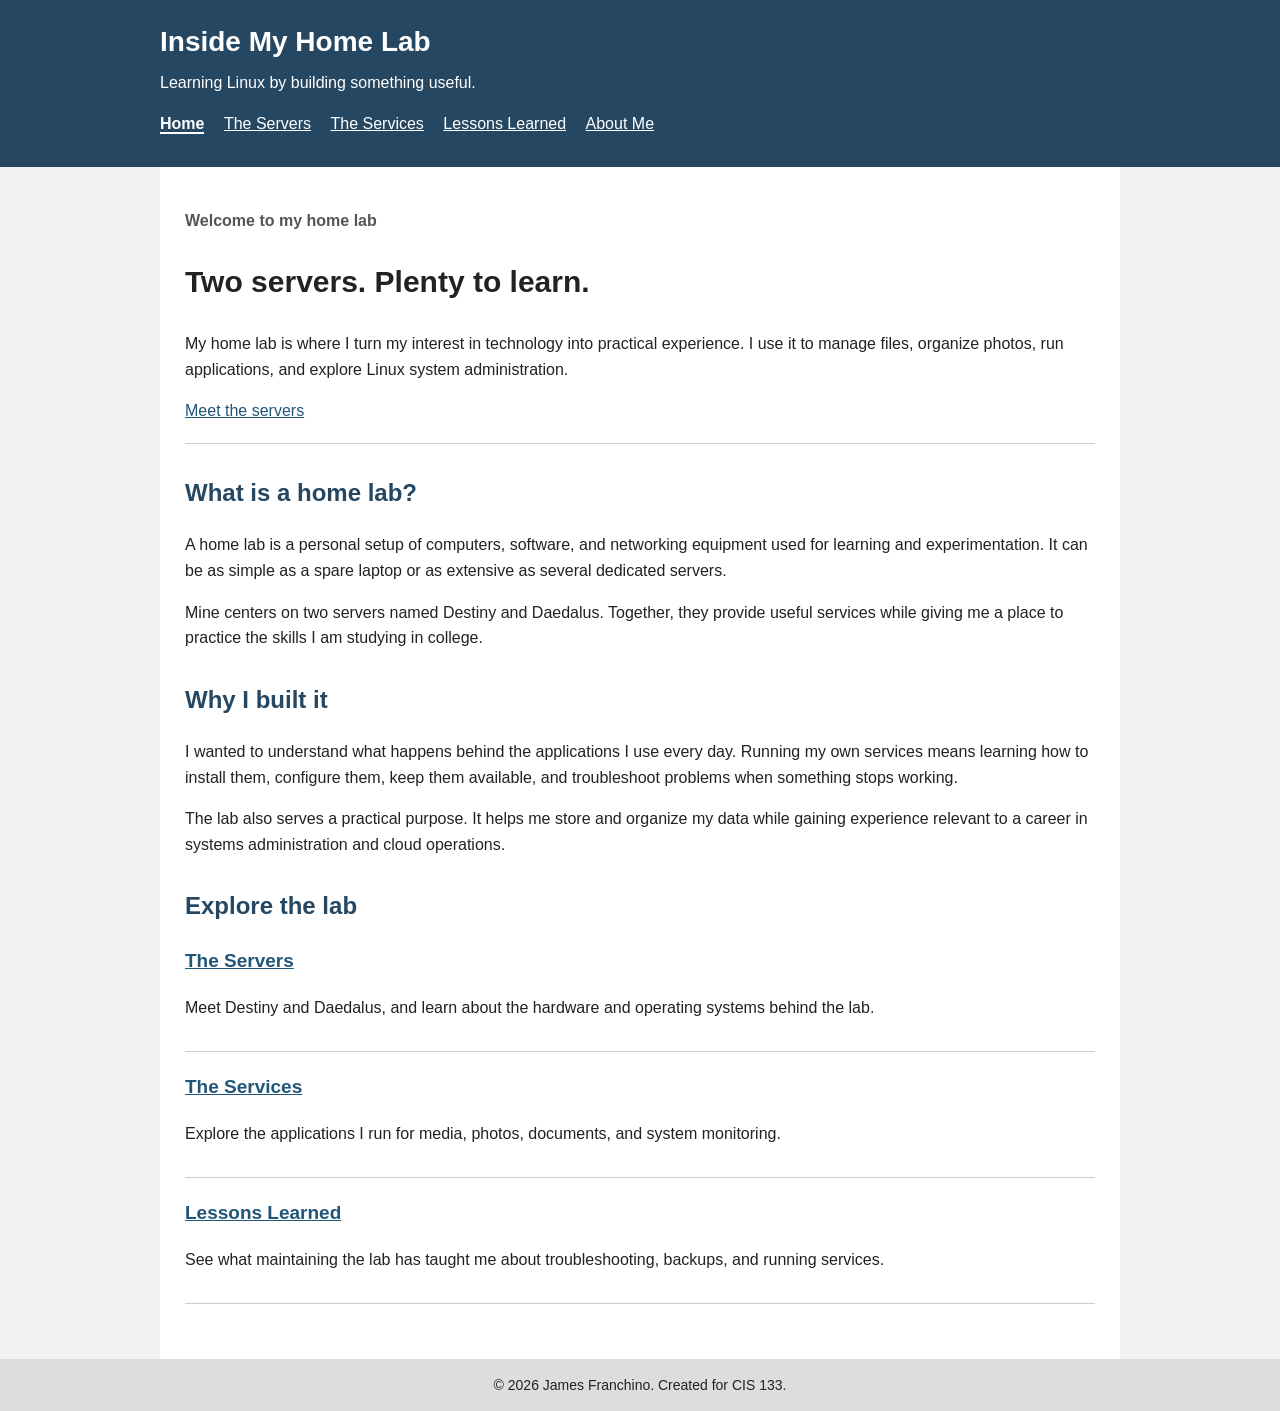
<file: index.html>
<!doctype html>
<html lang="en">
  <head>
    <meta charset="UTF-8" />
    <meta name="viewport" content="width=device-width, initial-scale=1.0" />
    <meta
      name="description"
      content="Explore James's home lab and his experience learning Linux, Docker, and server administration."
    />
    <title>Inside My Home Lab | Home</title>
    <link rel="stylesheet" href="styles.css" />
  </head>

  <body>
    <a class="skip-link" href="#main-content">Skip to main content</a>

    <header>
      <div class="container">
        <p class="site-title">Inside My Home Lab</p>
        <p>Learning Linux by building something useful.</p>

        <nav aria-label="Main navigation">
          <ul>
            <li><a href="index.html" aria-current="page">Home</a></li>
            <li><a href="servers.html">The Servers</a></li>
            <li><a href="services.html">The Services</a></li>
            <li><a href="lessons.html">Lessons Learned</a></li>
            <li><a href="about.html">About Me</a></li>
          </ul>
        </nav>
      </div>
    </header>

    <main id="main-content" class="container">
      <section class="intro" aria-labelledby="welcome-heading">
        <p class="eyebrow">Welcome to my home lab</p>
        <h1 id="welcome-heading">Two servers. Plenty to learn.</h1>
        <p>
          My home lab is where I turn my interest in technology into practical
          experience. I use it to manage files, organize photos, run
          applications, and explore Linux system administration.
        </p>
        <a class="button" href="servers.html">Meet the servers</a>
      </section>

      <section aria-labelledby="homelab-heading">
        <h2 id="homelab-heading">What is a home lab?</h2>
        <p>
          A home lab is a personal setup of computers, software, and networking
          equipment used for learning and experimentation. It can be as simple
          as a spare laptop or as extensive as several dedicated servers.
        </p>
        <p>
          Mine centers on two servers named Destiny and Daedalus. Together, they
          provide useful services while giving me a place to practice the skills
          I am studying in college.
        </p>
      </section>

      <section aria-labelledby="purpose-heading">
        <h2 id="purpose-heading">Why I built it</h2>
        <p>
          I wanted to understand what happens behind the applications I use
          every day. Running my own services means learning how to install them,
          configure them, keep them available, and troubleshoot problems when
          something stops working.
        </p>
        <p>
          The lab also serves a practical purpose. It helps me store and
          organize my data while gaining experience relevant to a career in
          systems administration and cloud operations.
        </p>
      </section>

      <section aria-labelledby="explore-heading">
        <h2 id="explore-heading">Explore the lab</h2>

        <div class="card-grid">
          <article class="card">
            <h3><a href="servers.html">The Servers</a></h3>
            <p>
              Meet Destiny and Daedalus, and learn about the hardware and
              operating systems behind the lab.
            </p>
          </article>

          <article class="card">
            <h3><a href="services.html">The Services</a></h3>
            <p>
              Explore the applications I run for media, photos, documents, and
              system monitoring.
            </p>
          </article>

          <article class="card">
            <h3><a href="lessons.html">Lessons Learned</a></h3>
            <p>
              See what maintaining the lab has taught me about troubleshooting,
              backups, and running services.
            </p>
          </article>
        </div>
      </section>
    </main>

    <footer>
      <div class="container">
        <p>&copy; 2026 James Franchino. Created for CIS 133.</p>
      </div>
    </footer>
  </body>
</html>
</file>
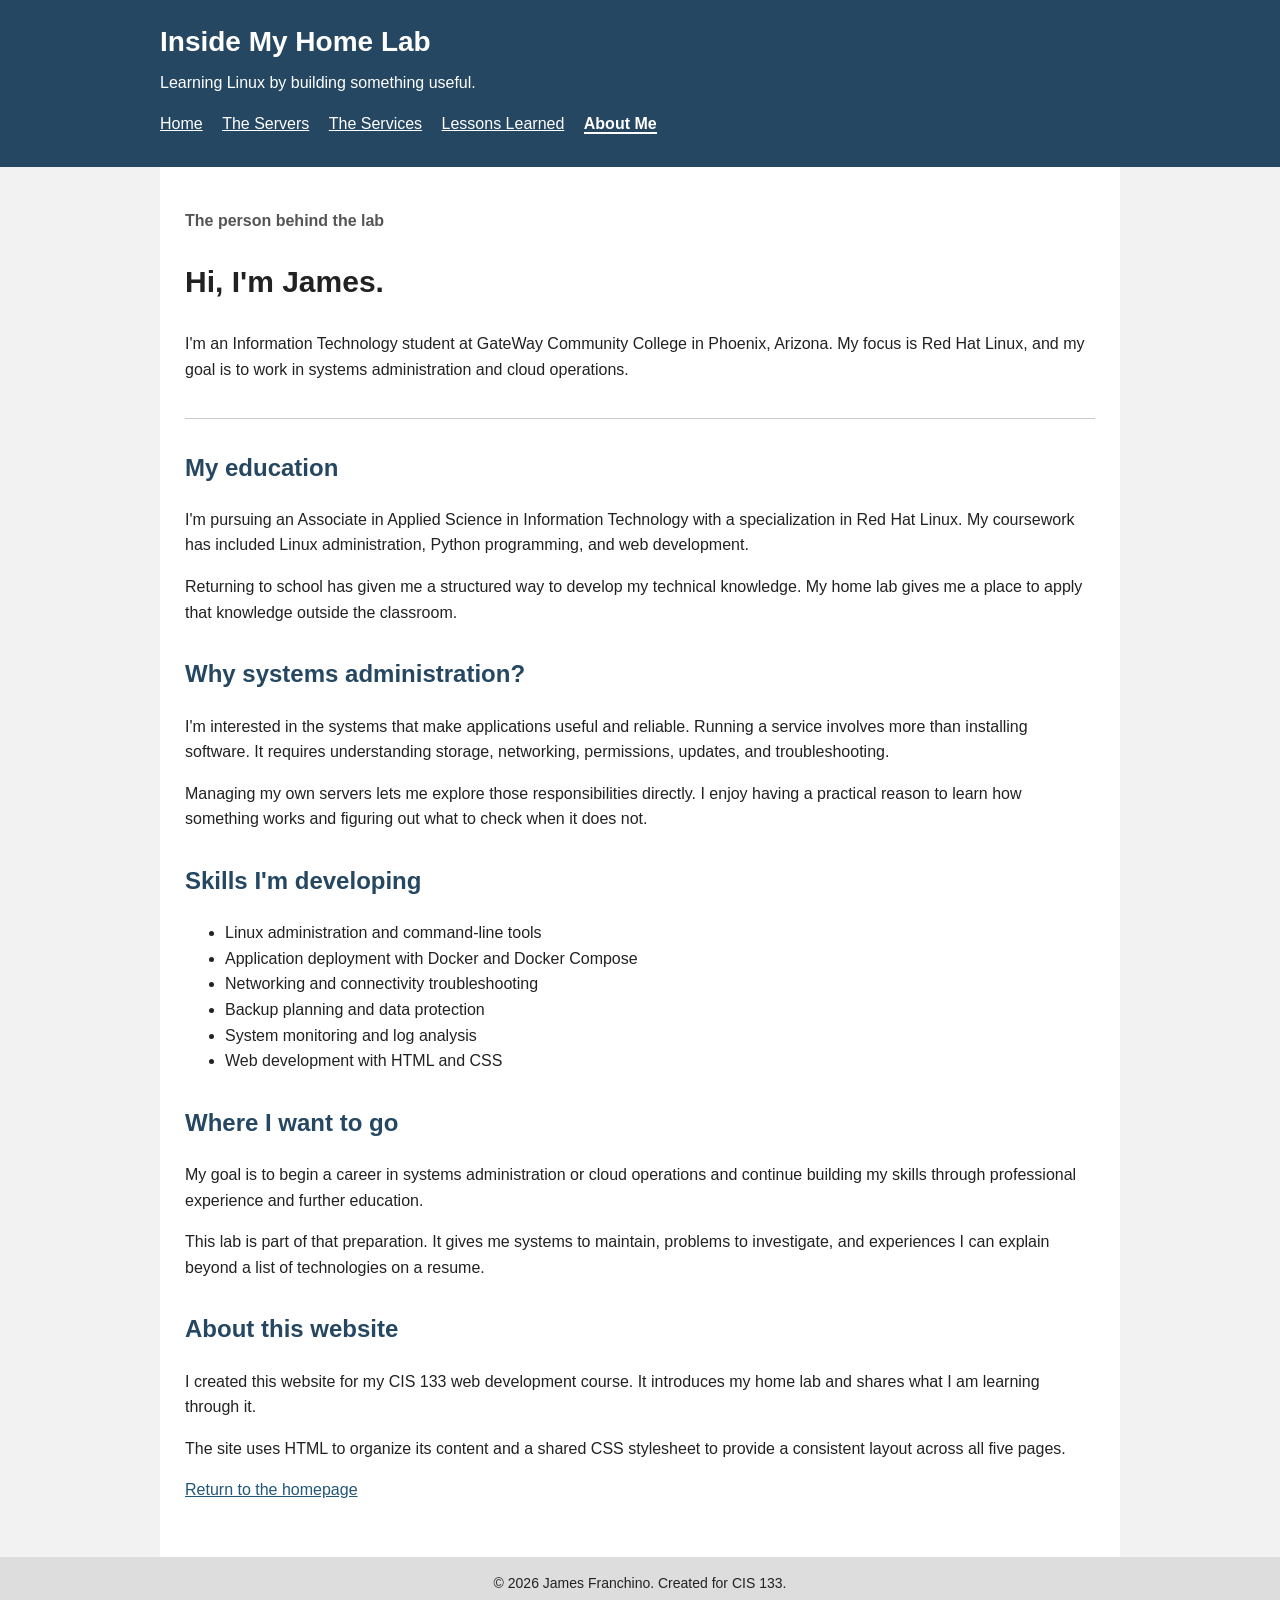
<file: about.html>
<!doctype html>
<html lang="en">
  <head>
    <meta charset="UTF-8" />
    <meta name="viewport" content="width=device-width, initial-scale=1.0" />
    <meta
      name="description"
      content="Meet James, an IT student building practical skills in Linux, systems administration, and cloud operations."
    />
    <title>About Me | Inside My Home Lab</title>
    <link rel="stylesheet" href="styles.css" />
  </head>

  <body>
    <a class="skip-link" href="#main-content">Skip to main content</a>

    <header>
      <div class="container">
        <p class="site-title">Inside My Home Lab</p>
        <p>Learning Linux by building something useful.</p>

        <nav aria-label="Main navigation">
          <ul>
            <li><a href="index.html">Home</a></li>
            <li><a href="servers.html">The Servers</a></li>
            <li><a href="services.html">The Services</a></li>
            <li><a href="lessons.html">Lessons Learned</a></li>
            <li>
              <a href="about.html" aria-current="page"> About Me </a>
            </li>
          </ul>
        </nav>
      </div>
    </header>

    <main id="main-content" class="container">
      <section class="intro" aria-labelledby="about-heading">
        <p class="eyebrow">The person behind the lab</p>
        <h1 id="about-heading">Hi, I'm James.</h1>
        <p>
          I'm an Information Technology student at GateWay Community College in
          Phoenix, Arizona. My focus is Red Hat Linux, and my goal is to work in
          systems administration and cloud operations.
        </p>
      </section>

      <section aria-labelledby="education-heading">
        <h2 id="education-heading">My education</h2>
        <p>
          I'm pursuing an Associate in Applied Science in Information Technology
          with a specialization in Red Hat Linux. My coursework has included
          Linux administration, Python programming, and web development.
        </p>
        <p>
          Returning to school has given me a structured way to develop my
          technical knowledge. My home lab gives me a place to apply that
          knowledge outside the classroom.
        </p>
      </section>

      <section aria-labelledby="interest-heading">
        <h2 id="interest-heading">Why systems administration?</h2>
        <p>
          I'm interested in the systems that make applications useful and
          reliable. Running a service involves more than installing software. It
          requires understanding storage, networking, permissions, updates, and
          troubleshooting.
        </p>
        <p>
          Managing my own servers lets me explore those responsibilities
          directly. I enjoy having a practical reason to learn how something
          works and figuring out what to check when it does not.
        </p>
      </section>

      <section aria-labelledby="skills-heading">
        <h2 id="skills-heading">Skills I'm developing</h2>
        <ul>
          <li>Linux administration and command-line tools</li>
          <li>Application deployment with Docker and Docker Compose</li>
          <li>Networking and connectivity troubleshooting</li>
          <li>Backup planning and data protection</li>
          <li>System monitoring and log analysis</li>
          <li>Web development with HTML and CSS</li>
        </ul>
      </section>

      <section aria-labelledby="goals-heading">
        <h2 id="goals-heading">Where I want to go</h2>
        <p>
          My goal is to begin a career in systems administration or cloud
          operations and continue building my skills through professional
          experience and further education.
        </p>
        <p>
          This lab is part of that preparation. It gives me systems to maintain,
          problems to investigate, and experiences I can explain beyond a list
          of technologies on a resume.
        </p>
      </section>

      <section aria-labelledby="website-heading">
        <h2 id="website-heading">About this website</h2>
        <p>
          I created this website for my CIS 133 web development course. It
          introduces my home lab and shares what I am learning through it.
        </p>
        <p>
          The site uses HTML to organize its content and a shared CSS stylesheet
          to provide a consistent layout across all five pages.
        </p>
        <a class="button" href="index.html">Return to the homepage</a>
      </section>
    </main>

    <footer>
      <div class="container">
        <p>&copy; 2026 James Franchino. Created for CIS 133.</p>
      </div>
    </footer>
  </body>
</html>
</file>
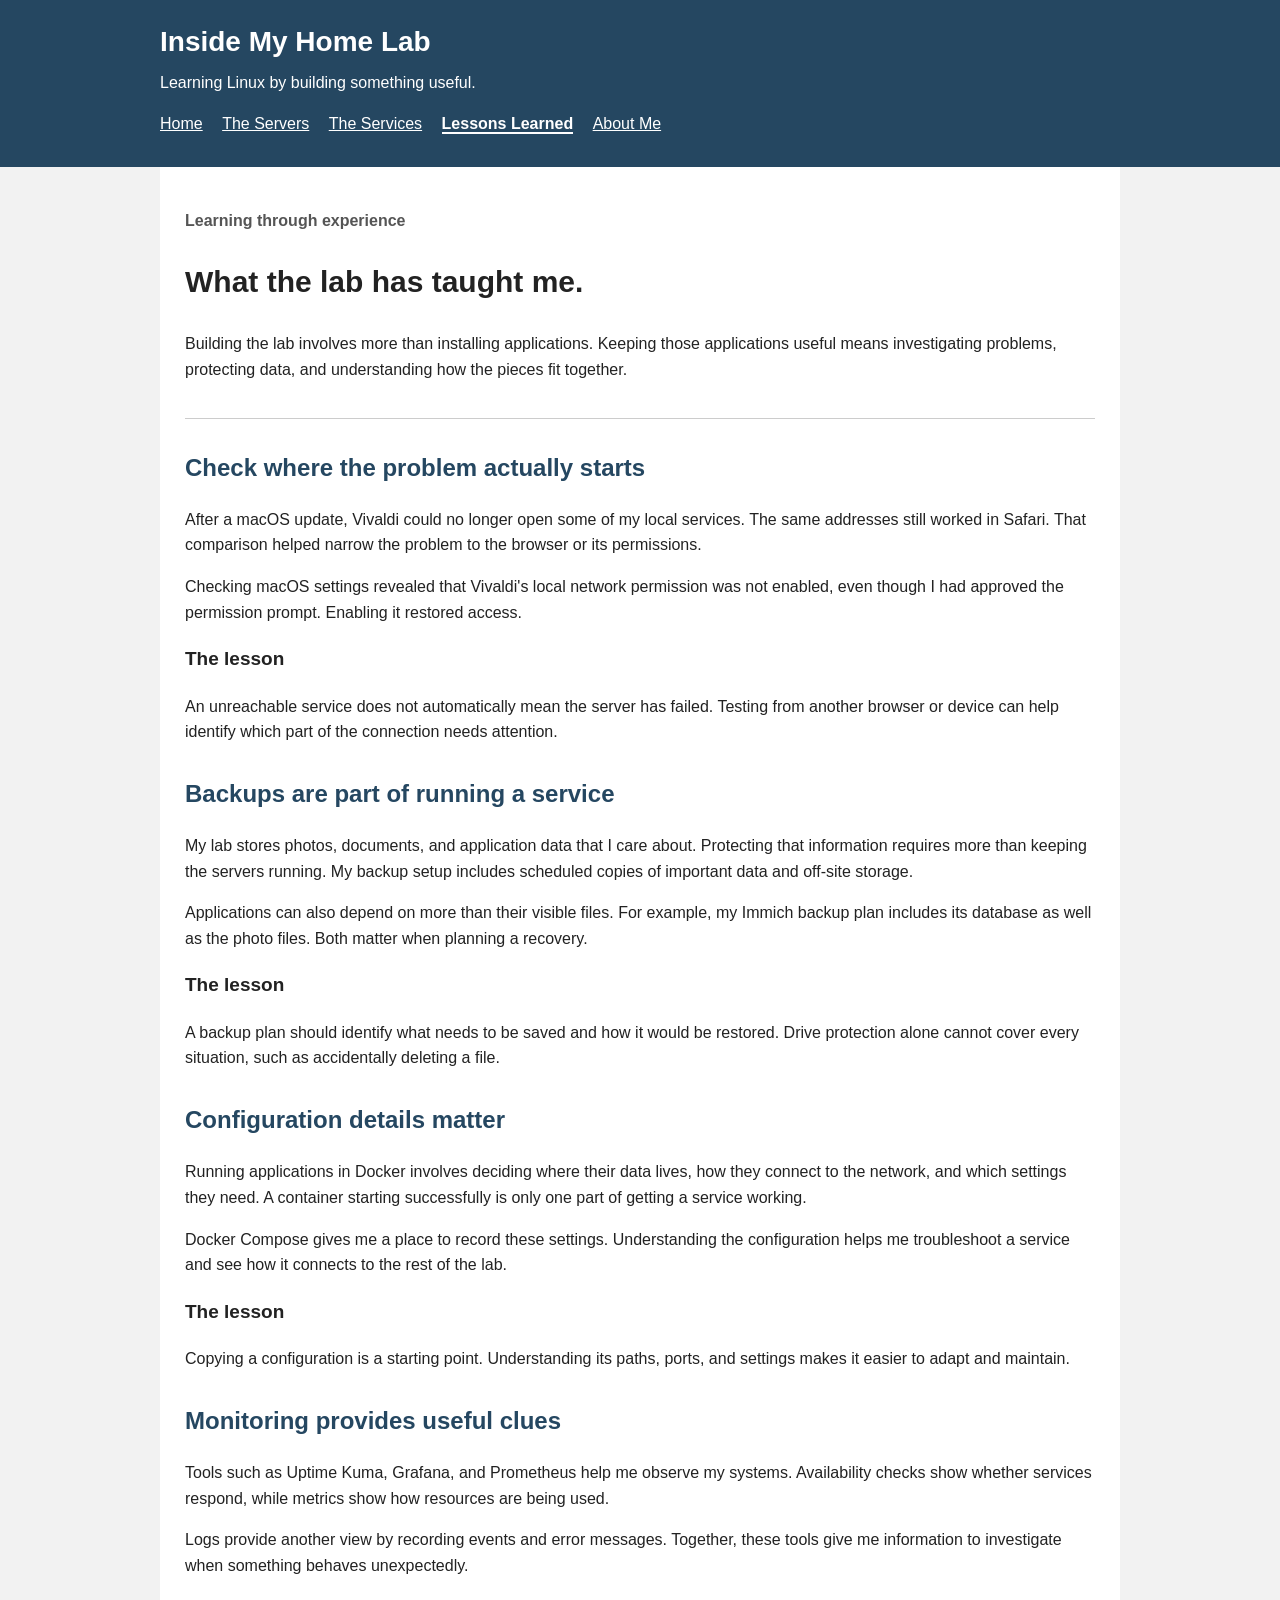
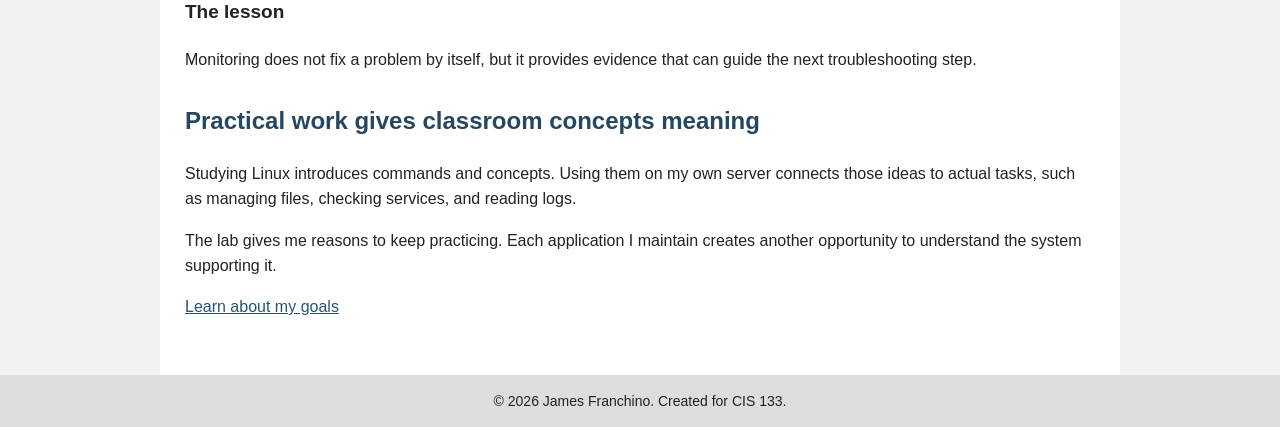
<file: lessons.html>
<!doctype html>
<html lang="en">
  <head>
    <meta charset="UTF-8" />
    <meta name="viewport" content="width=device-width, initial-scale=1.0" />
    <meta
      name="description"
      content="Lessons from James's home lab about troubleshooting, backups, Docker, and Linux administration."
    />
    <title>Lessons Learned | Inside My Home Lab</title>
    <link rel="stylesheet" href="styles.css" />
  </head>

  <body>
    <a class="skip-link" href="#main-content">Skip to main content</a>

    <header>
      <div class="container">
        <p class="site-title">Inside My Home Lab</p>
        <p>Learning Linux by building something useful.</p>

        <nav aria-label="Main navigation">
          <ul>
            <li><a href="index.html">Home</a></li>
            <li><a href="servers.html">The Servers</a></li>
            <li><a href="services.html">The Services</a></li>
            <li>
              <a href="lessons.html" aria-current="page"> Lessons Learned </a>
            </li>
            <li><a href="about.html">About Me</a></li>
          </ul>
        </nav>
      </div>
    </header>

    <main id="main-content" class="container">
      <section class="intro" aria-labelledby="lessons-heading">
        <p class="eyebrow">Learning through experience</p>
        <h1 id="lessons-heading">What the lab has taught me.</h1>
        <p>
          Building the lab involves more than installing applications. Keeping
          those applications useful means investigating problems, protecting
          data, and understanding how the pieces fit together.
        </p>
      </section>

      <section aria-labelledby="troubleshooting-heading">
        <h2 id="troubleshooting-heading">
          Check where the problem actually starts
        </h2>
        <p>
          After a macOS update, Vivaldi could no longer open some of my local
          services. The same addresses still worked in Safari. That comparison
          helped narrow the problem to the browser or its permissions.
        </p>
        <p>
          Checking macOS settings revealed that Vivaldi's local network
          permission was not enabled, even though I had approved the permission
          prompt. Enabling it restored access.
        </p>
        <h3>The lesson</h3>
        <p>
          An unreachable service does not automatically mean the server has
          failed. Testing from another browser or device can help identify which
          part of the connection needs attention.
        </p>
      </section>

      <section aria-labelledby="backups-heading">
        <h2 id="backups-heading">Backups are part of running a service</h2>
        <p>
          My lab stores photos, documents, and application data that I care
          about. Protecting that information requires more than keeping the
          servers running. My backup setup includes scheduled copies of
          important data and off-site storage.
        </p>
        <p>
          Applications can also depend on more than their visible files. For
          example, my Immich backup plan includes its database as well as the
          photo files. Both matter when planning a recovery.
        </p>
        <h3>The lesson</h3>
        <p>
          A backup plan should identify what needs to be saved and how it would
          be restored. Drive protection alone cannot cover every situation, such
          as accidentally deleting a file.
        </p>
      </section>

      <section aria-labelledby="configuration-heading">
        <h2 id="configuration-heading">Configuration details matter</h2>
        <p>
          Running applications in Docker involves deciding where their data
          lives, how they connect to the network, and which settings they need.
          A container starting successfully is only one part of getting a
          service working.
        </p>
        <p>
          Docker Compose gives me a place to record these settings.
          Understanding the configuration helps me troubleshoot a service and
          see how it connects to the rest of the lab.
        </p>
        <h3>The lesson</h3>
        <p>
          Copying a configuration is a starting point. Understanding its paths,
          ports, and settings makes it easier to adapt and maintain.
        </p>
      </section>

      <section aria-labelledby="monitoring-heading">
        <h2 id="monitoring-heading">Monitoring provides useful clues</h2>
        <p>
          Tools such as Uptime Kuma, Grafana, and Prometheus help me observe my
          systems. Availability checks show whether services respond, while
          metrics show how resources are being used.
        </p>
        <p>
          Logs provide another view by recording events and error messages.
          Together, these tools give me information to investigate when
          something behaves unexpectedly.
        </p>
        <h3>The lesson</h3>
        <p>
          Monitoring does not fix a problem by itself, but it provides evidence
          that can guide the next troubleshooting step.
        </p>
      </section>

      <section aria-labelledby="learning-heading">
        <h2 id="learning-heading">
          Practical work gives classroom concepts meaning
        </h2>
        <p>
          Studying Linux introduces commands and concepts. Using them on my own
          server connects those ideas to actual tasks, such as managing files,
          checking services, and reading logs.
        </p>
        <p>
          The lab gives me reasons to keep practicing. Each application I
          maintain creates another opportunity to understand the system
          supporting it.
        </p>
        <a class="button" href="about.html">Learn about my goals</a>
      </section>
    </main>

    <footer>
      <div class="container">
        <p>&copy; 2026 James Franchino. Created for CIS 133.</p>
      </div>
    </footer>
  </body>
</html>
</file>
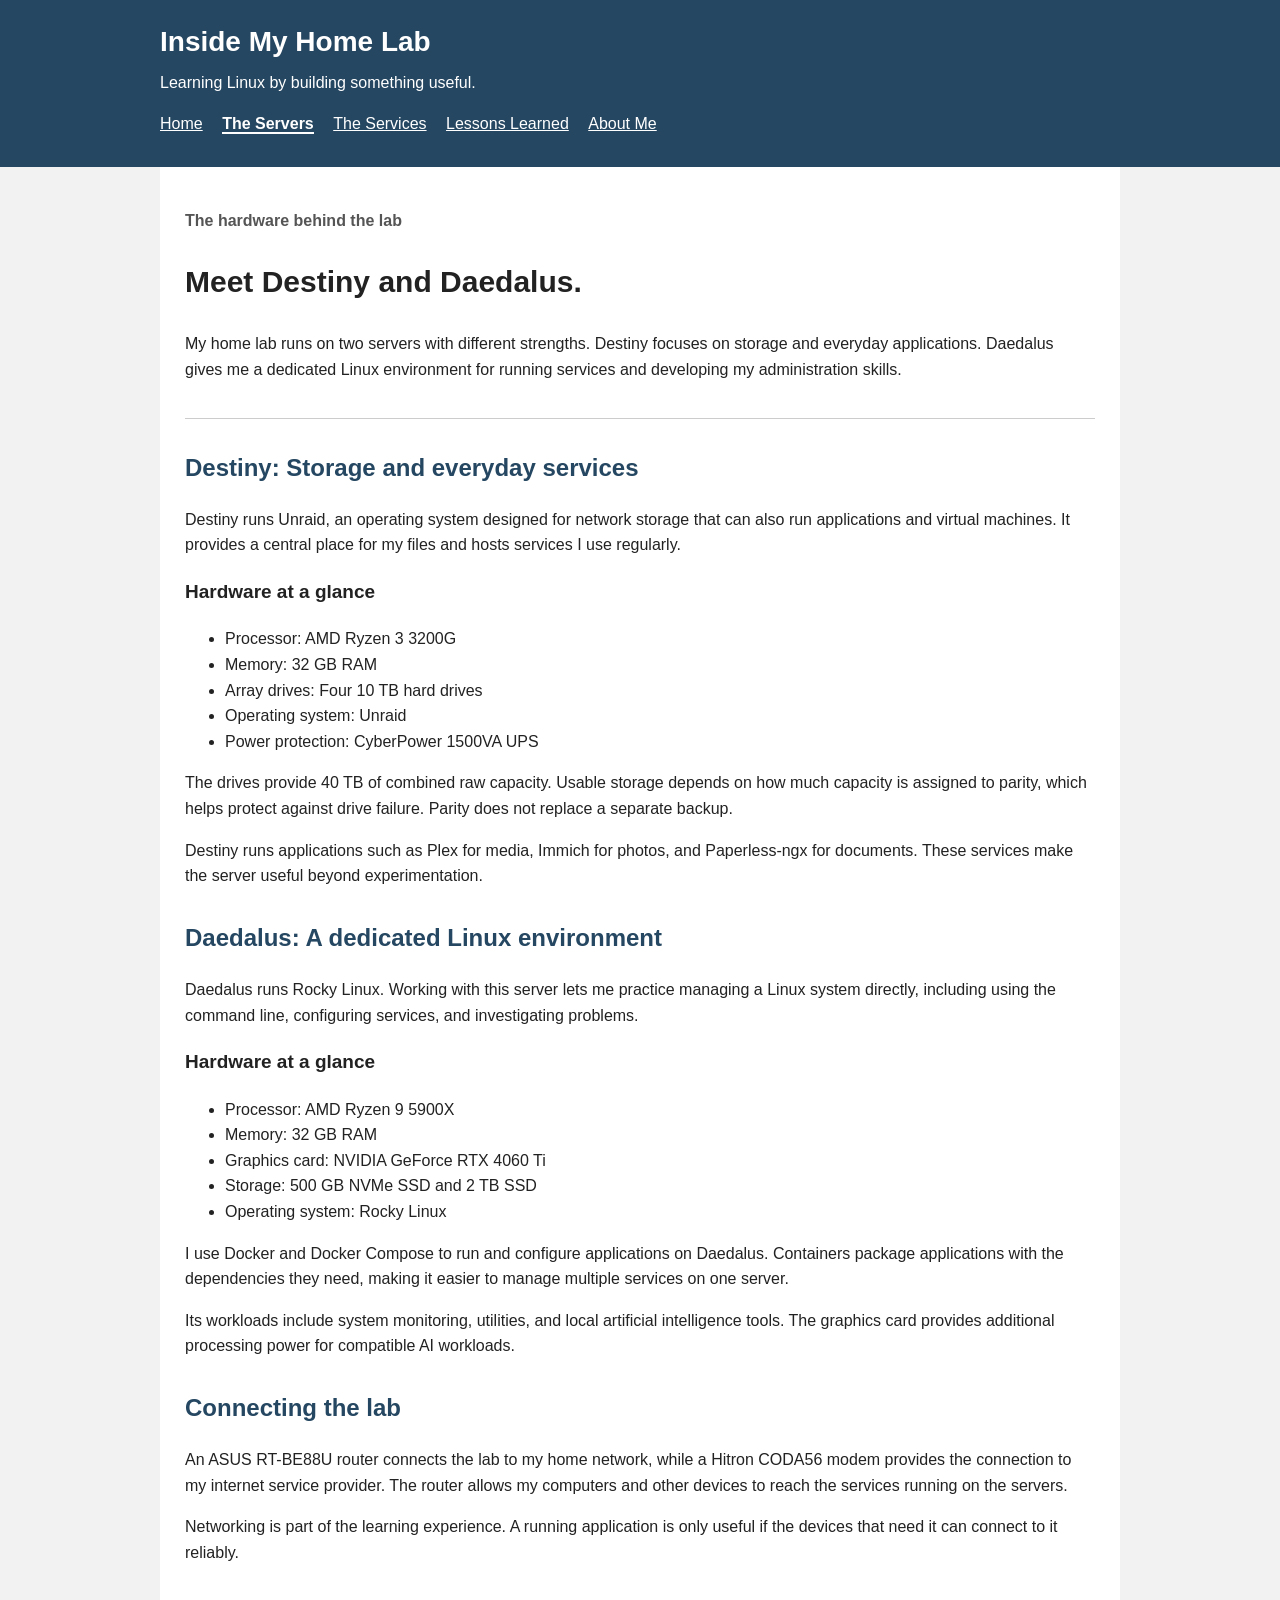
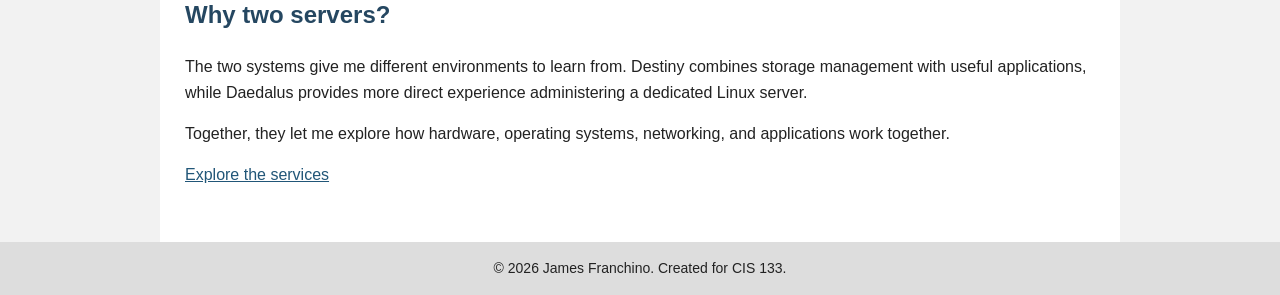
<file: servers.html>
<!doctype html>
<html lang="en">
  <head>
    <meta charset="UTF-8" />
    <meta name="viewport" content="width=device-width, initial-scale=1.0" />
    <meta
      name="description"
      content="Meet Destiny and Daedalus, the two servers in James's home lab."
    />
    <title>The Servers | Inside My Home Lab</title>
    <link rel="stylesheet" href="styles.css" />
  </head>

  <body>
    <a class="skip-link" href="#main-content">Skip to main content</a>

    <header>
      <div class="container">
        <p class="site-title">Inside My Home Lab</p>
        <p>Learning Linux by building something useful.</p>

        <nav aria-label="Main navigation">
          <ul>
            <li><a href="index.html">Home</a></li>
            <li>
              <a href="servers.html" aria-current="page"> The Servers </a>
            </li>
            <li><a href="services.html">The Services</a></li>
            <li><a href="lessons.html">Lessons Learned</a></li>
            <li><a href="about.html">About Me</a></li>
          </ul>
        </nav>
      </div>
    </header>

    <main id="main-content" class="container">
      <section class="intro" aria-labelledby="servers-heading">
        <p class="eyebrow">The hardware behind the lab</p>
        <h1 id="servers-heading">Meet Destiny and Daedalus.</h1>
        <p>
          My home lab runs on two servers with different strengths. Destiny
          focuses on storage and everyday applications. Daedalus gives me a
          dedicated Linux environment for running services and developing my
          administration skills.
        </p>
      </section>

      <section aria-labelledby="destiny-heading">
        <h2 id="destiny-heading">Destiny: Storage and everyday services</h2>
        <p>
          Destiny runs Unraid, an operating system designed for network storage
          that can also run applications and virtual machines. It provides a
          central place for my files and hosts services I use regularly.
        </p>

        <h3>Hardware at a glance</h3>
        <ul>
          <li>Processor: AMD Ryzen 3 3200G</li>
          <li>Memory: 32 GB RAM</li>
          <li>Array drives: Four 10 TB hard drives</li>
          <li>Operating system: Unraid</li>
          <li>Power protection: CyberPower 1500VA UPS</li>
        </ul>

        <p>
          The drives provide 40 TB of combined raw capacity. Usable storage
          depends on how much capacity is assigned to parity, which helps
          protect against drive failure. Parity does not replace a separate
          backup.
        </p>
        <p>
          Destiny runs applications such as Plex for media, Immich for photos,
          and Paperless-ngx for documents. These services make the server useful
          beyond experimentation.
        </p>
      </section>

      <section aria-labelledby="daedalus-heading">
        <h2 id="daedalus-heading">Daedalus: A dedicated Linux environment</h2>
        <p>
          Daedalus runs Rocky Linux. Working with this server lets me practice
          managing a Linux system directly, including using the command line,
          configuring services, and investigating problems.
        </p>

        <h3>Hardware at a glance</h3>
        <ul>
          <li>Processor: AMD Ryzen 9 5900X</li>
          <li>Memory: 32 GB RAM</li>
          <li>Graphics card: NVIDIA GeForce RTX 4060 Ti</li>
          <li>Storage: 500 GB NVMe SSD and 2 TB SSD</li>
          <li>Operating system: Rocky Linux</li>
        </ul>

        <p>
          I use Docker and Docker Compose to run and configure applications on
          Daedalus. Containers package applications with the dependencies they
          need, making it easier to manage multiple services on one server.
        </p>
        <p>
          Its workloads include system monitoring, utilities, and local
          artificial intelligence tools. The graphics card provides additional
          processing power for compatible AI workloads.
        </p>
      </section>

      <section aria-labelledby="network-heading">
        <h2 id="network-heading">Connecting the lab</h2>
        <p>
          An ASUS RT-BE88U router connects the lab to my home network, while a
          Hitron CODA56 modem provides the connection to my internet service
          provider. The router allows my computers and other devices to reach
          the services running on the servers.
        </p>
        <p>
          Networking is part of the learning experience. A running application
          is only useful if the devices that need it can connect to it reliably.
        </p>
      </section>

      <section aria-labelledby="two-servers-heading">
        <h2 id="two-servers-heading">Why two servers?</h2>
        <p>
          The two systems give me different environments to learn from. Destiny
          combines storage management with useful applications, while Daedalus
          provides more direct experience administering a dedicated Linux
          server.
        </p>
        <p>
          Together, they let me explore how hardware, operating systems,
          networking, and applications work together.
        </p>
        <a class="button" href="services.html">Explore the services</a>
      </section>
    </main>

    <footer>
      <div class="container">
        <p>&copy; 2026 James Franchino. Created for CIS 133.</p>
      </div>
    </footer>
  </body>
</html>
</file>
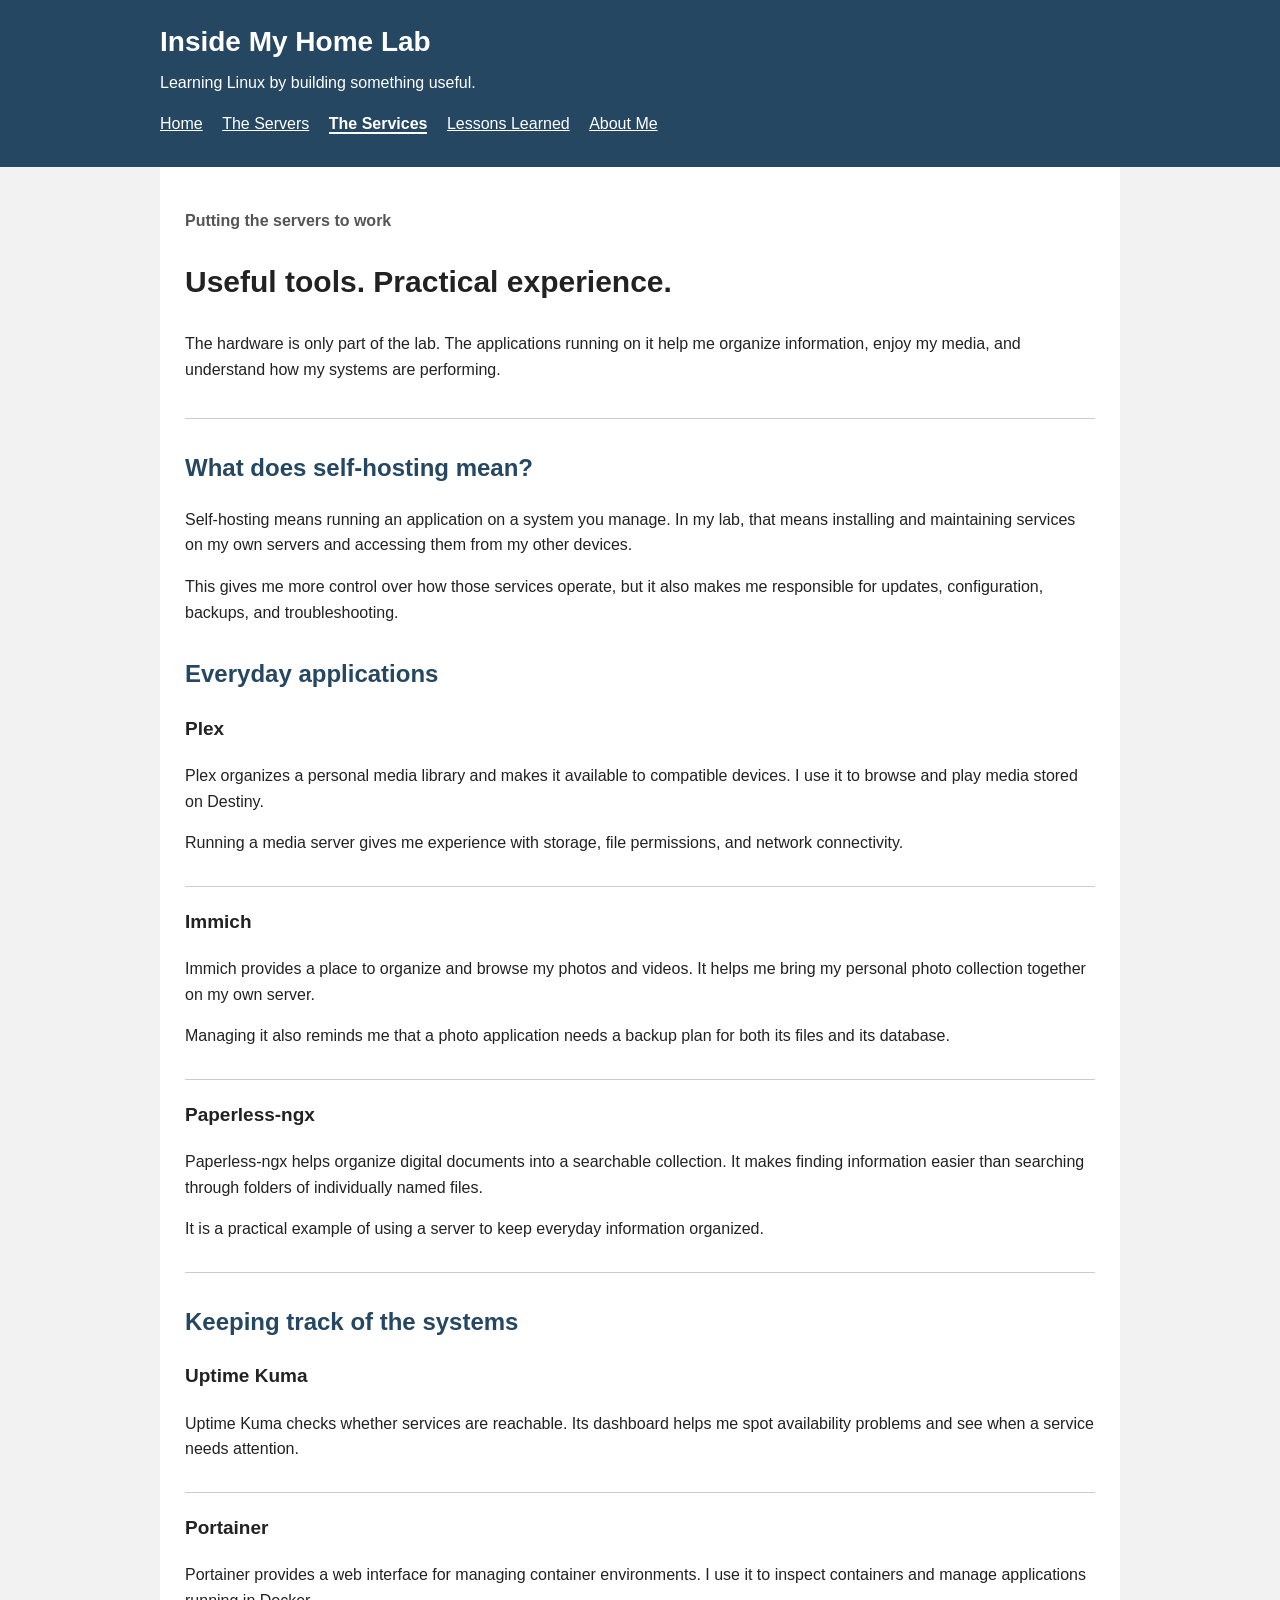
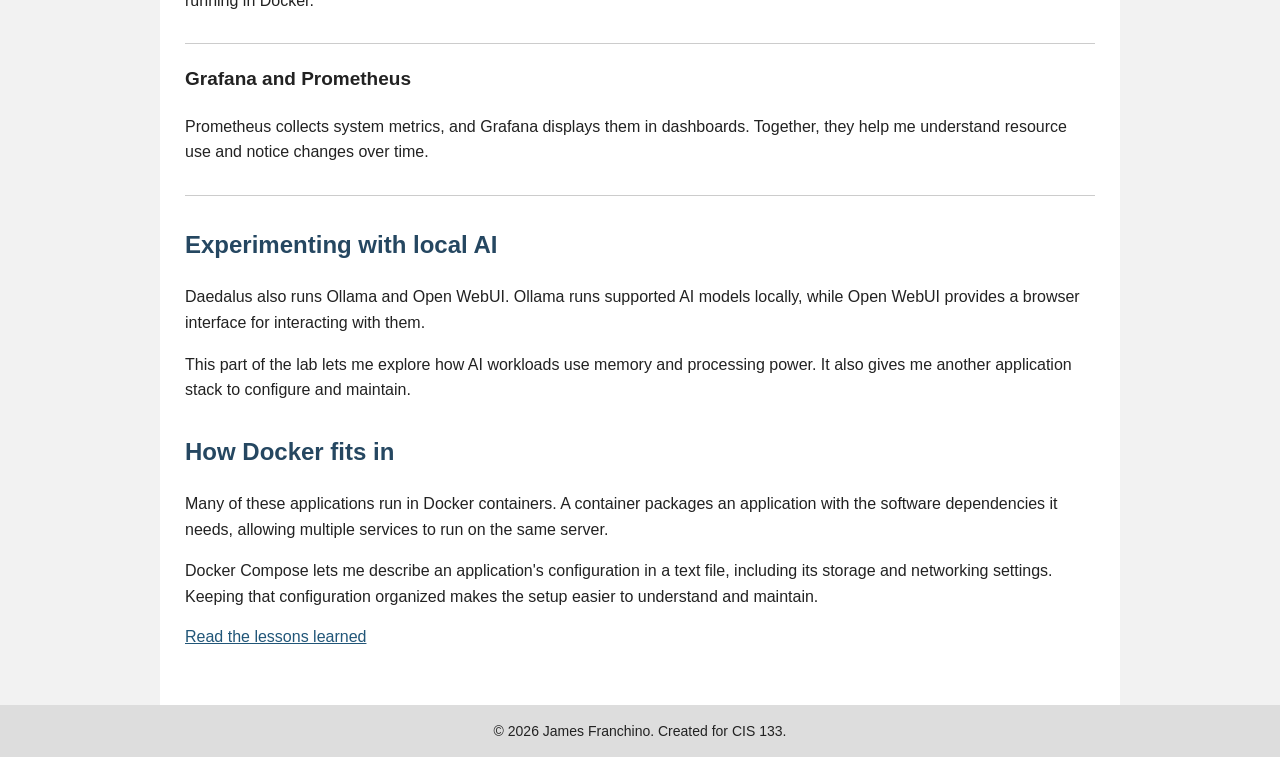
<file: services.html>
<!doctype html>
<html lang="en">
  <head>
    <meta charset="UTF-8" />
    <meta name="viewport" content="width=device-width, initial-scale=1.0" />
    <meta
      name="description"
      content="Explore the applications in James's home lab for media, photos, documents, monitoring, and learning."
    />
    <title>The Services | Inside My Home Lab</title>
    <link rel="stylesheet" href="styles.css" />
  </head>

  <body>
    <a class="skip-link" href="#main-content">Skip to main content</a>

    <header>
      <div class="container">
        <p class="site-title">Inside My Home Lab</p>
        <p>Learning Linux by building something useful.</p>

        <nav aria-label="Main navigation">
          <ul>
            <li><a href="index.html">Home</a></li>
            <li><a href="servers.html">The Servers</a></li>
            <li>
              <a href="services.html" aria-current="page"> The Services </a>
            </li>
            <li><a href="lessons.html">Lessons Learned</a></li>
            <li><a href="about.html">About Me</a></li>
          </ul>
        </nav>
      </div>
    </header>

    <main id="main-content" class="container">
      <section class="intro" aria-labelledby="services-heading">
        <p class="eyebrow">Putting the servers to work</p>
        <h1 id="services-heading">Useful tools. Practical experience.</h1>
        <p>
          The hardware is only part of the lab. The applications running on it
          help me organize information, enjoy my media, and understand how my
          systems are performing.
        </p>
      </section>

      <section aria-labelledby="hosting-heading">
        <h2 id="hosting-heading">What does self-hosting mean?</h2>
        <p>
          Self-hosting means running an application on a system you manage. In
          my lab, that means installing and maintaining services on my own
          servers and accessing them from my other devices.
        </p>
        <p>
          This gives me more control over how those services operate, but it
          also makes me responsible for updates, configuration, backups, and
          troubleshooting.
        </p>
      </section>

      <section aria-labelledby="everyday-heading">
        <h2 id="everyday-heading">Everyday applications</h2>

        <div class="card-grid">
          <article class="card">
            <h3>Plex</h3>
            <p>
              Plex organizes a personal media library and makes it available to
              compatible devices. I use it to browse and play media stored on
              Destiny.
            </p>
            <p>
              Running a media server gives me experience with storage, file
              permissions, and network connectivity.
            </p>
          </article>

          <article class="card">
            <h3>Immich</h3>
            <p>
              Immich provides a place to organize and browse my photos and
              videos. It helps me bring my personal photo collection together on
              my own server.
            </p>
            <p>
              Managing it also reminds me that a photo application needs a
              backup plan for both its files and its database.
            </p>
          </article>

          <article class="card">
            <h3>Paperless-ngx</h3>
            <p>
              Paperless-ngx helps organize digital documents into a searchable
              collection. It makes finding information easier than searching
              through folders of individually named files.
            </p>
            <p>
              It is a practical example of using a server to keep everyday
              information organized.
            </p>
          </article>
        </div>
      </section>

      <section aria-labelledby="management-heading">
        <h2 id="management-heading">Keeping track of the systems</h2>

        <div class="card-grid">
          <article class="card">
            <h3>Uptime Kuma</h3>
            <p>
              Uptime Kuma checks whether services are reachable. Its dashboard
              helps me spot availability problems and see when a service needs
              attention.
            </p>
          </article>

          <article class="card">
            <h3>Portainer</h3>
            <p>
              Portainer provides a web interface for managing container
              environments. I use it to inspect containers and manage
              applications running in Docker.
            </p>
          </article>

          <article class="card">
            <h3>Grafana and Prometheus</h3>
            <p>
              Prometheus collects system metrics, and Grafana displays them in
              dashboards. Together, they help me understand resource use and
              notice changes over time.
            </p>
          </article>
        </div>
      </section>

      <section aria-labelledby="ai-heading">
        <h2 id="ai-heading">Experimenting with local AI</h2>
        <p>
          Daedalus also runs Ollama and Open WebUI. Ollama runs supported AI
          models locally, while Open WebUI provides a browser interface for
          interacting with them.
        </p>
        <p>
          This part of the lab lets me explore how AI workloads use memory and
          processing power. It also gives me another application stack to
          configure and maintain.
        </p>
      </section>

      <section aria-labelledby="containers-heading">
        <h2 id="containers-heading">How Docker fits in</h2>
        <p>
          Many of these applications run in Docker containers. A container
          packages an application with the software dependencies it needs,
          allowing multiple services to run on the same server.
        </p>
        <p>
          Docker Compose lets me describe an application's configuration in a
          text file, including its storage and networking settings. Keeping that
          configuration organized makes the setup easier to understand and
          maintain.
        </p>
        <a class="button" href="lessons.html">Read the lessons learned</a>
      </section>
    </main>

    <footer>
      <div class="container">
        <p>&copy; 2026 James Franchino. Created for CIS 133.</p>
      </div>
    </footer>
  </body>
</html>
</file>
<file: styles.css>
/* Include padding and borders in element widths. */
* {
  box-sizing: border-box;
}

/* General page styles */
body {
  margin: 0;
  background-color: #f2f2f2;
  color: #222222;
  font-family: Arial, Helvetica, sans-serif;
  font-size: 16px;
  line-height: 1.6;
}

.container {
  width: 90%;
  max-width: 960px;
  margin: 0 auto;
}

/* Header */
header {
  background-color: #254761;
  color: white;
  padding: 20px 0;
}

.site-title {
  margin: 0;
  font-size: 28px;
  font-weight: bold;
}

header p {
  margin-top: 5px;
}

/* Navigation */
nav ul {
  list-style-type: none;
  padding: 0;
  margin-bottom: 0;
}

nav li {
  display: inline-block;
  margin-right: 15px;
  margin-bottom: 10px;
}

nav a {
  color: white;
}

nav a:hover {
  text-decoration: none;
}

nav a[aria-current="page"] {
  font-weight: bold;
  text-decoration: none;
  border-bottom: 2px solid white;
}

/* Main content */
main {
  background-color: white;
  padding: 25px;
}

h1 {
  font-size: 30px;
}

h2 {
  color: #254761;
  font-size: 24px;
}

h3 {
  font-size: 19px;
}

p {
  margin-bottom: 15px;
}

section {
  margin-bottom: 30px;
}

.intro {
  border-bottom: 1px solid #cccccc;
  padding-bottom: 20px;
}

.eyebrow {
  color: #555555;
  font-weight: bold;
}

/* Links */
a {
  color: #215678;
}

a:hover {
  text-decoration: none;
}

/* Keep keyboard navigation visible. */
a:focus-visible {
  outline: 3px solid #ad5100;
  outline-offset: 4px;
}

/* Display articles as simple stacked sections. */
.card {
  margin-bottom: 20px;
  padding-bottom: 15px;
  border-bottom: 1px solid #cccccc;
}

/* Photos and screenshots */
img {
  max-width: 100%;
  height: auto;
}

figure {
  margin: 20px 0;
}

figcaption {
  color: #555555;
  font-size: 14px;
}

/* Footer */
footer {
  padding: 15px 0;
  background-color: #dddddd;
  text-align: center;
  font-size: 14px;
}

footer p {
  margin: 0;
}

/* Allow keyboard users to skip the navigation. */
.skip-link {
  position: absolute;
  left: -10000px;
}

.skip-link:focus {
  top: 10px;
  left: 10px;
  padding: 10px;
  background-color: white;
  color: #222222;
}
</file>
